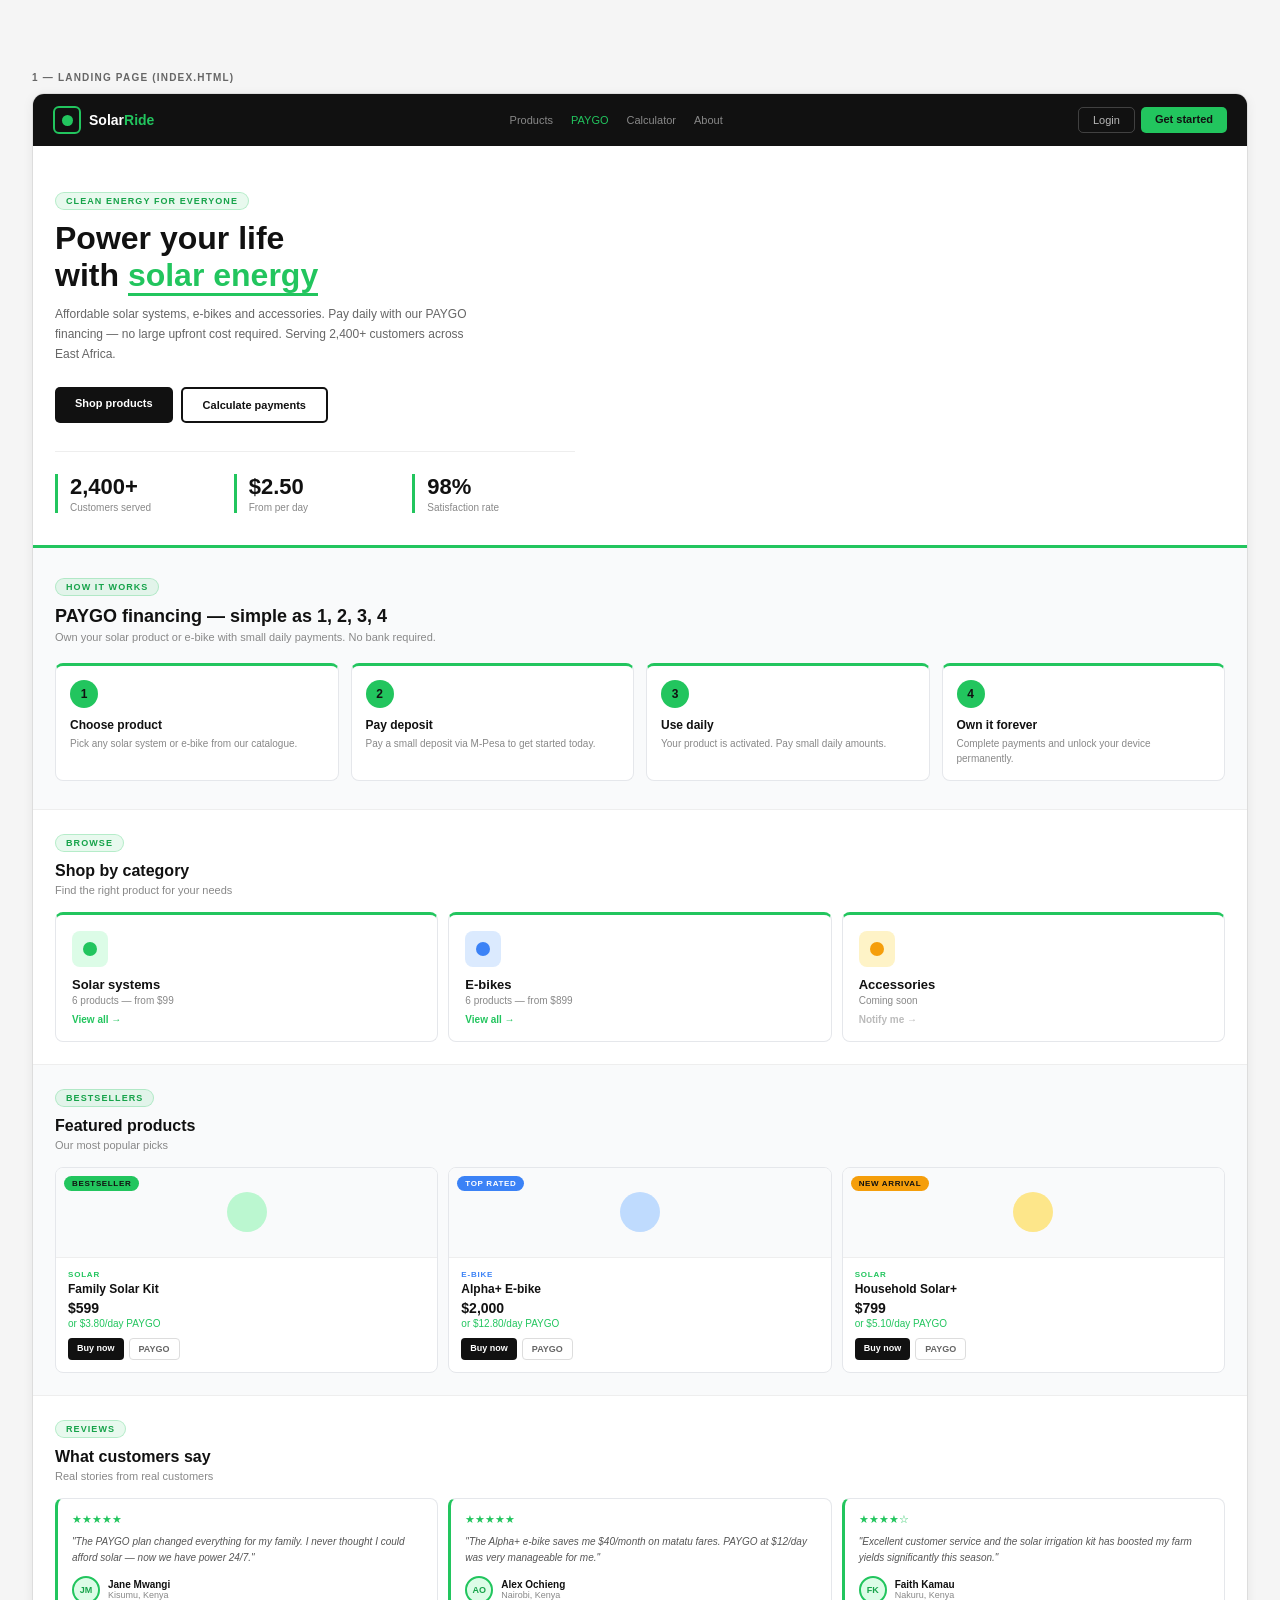
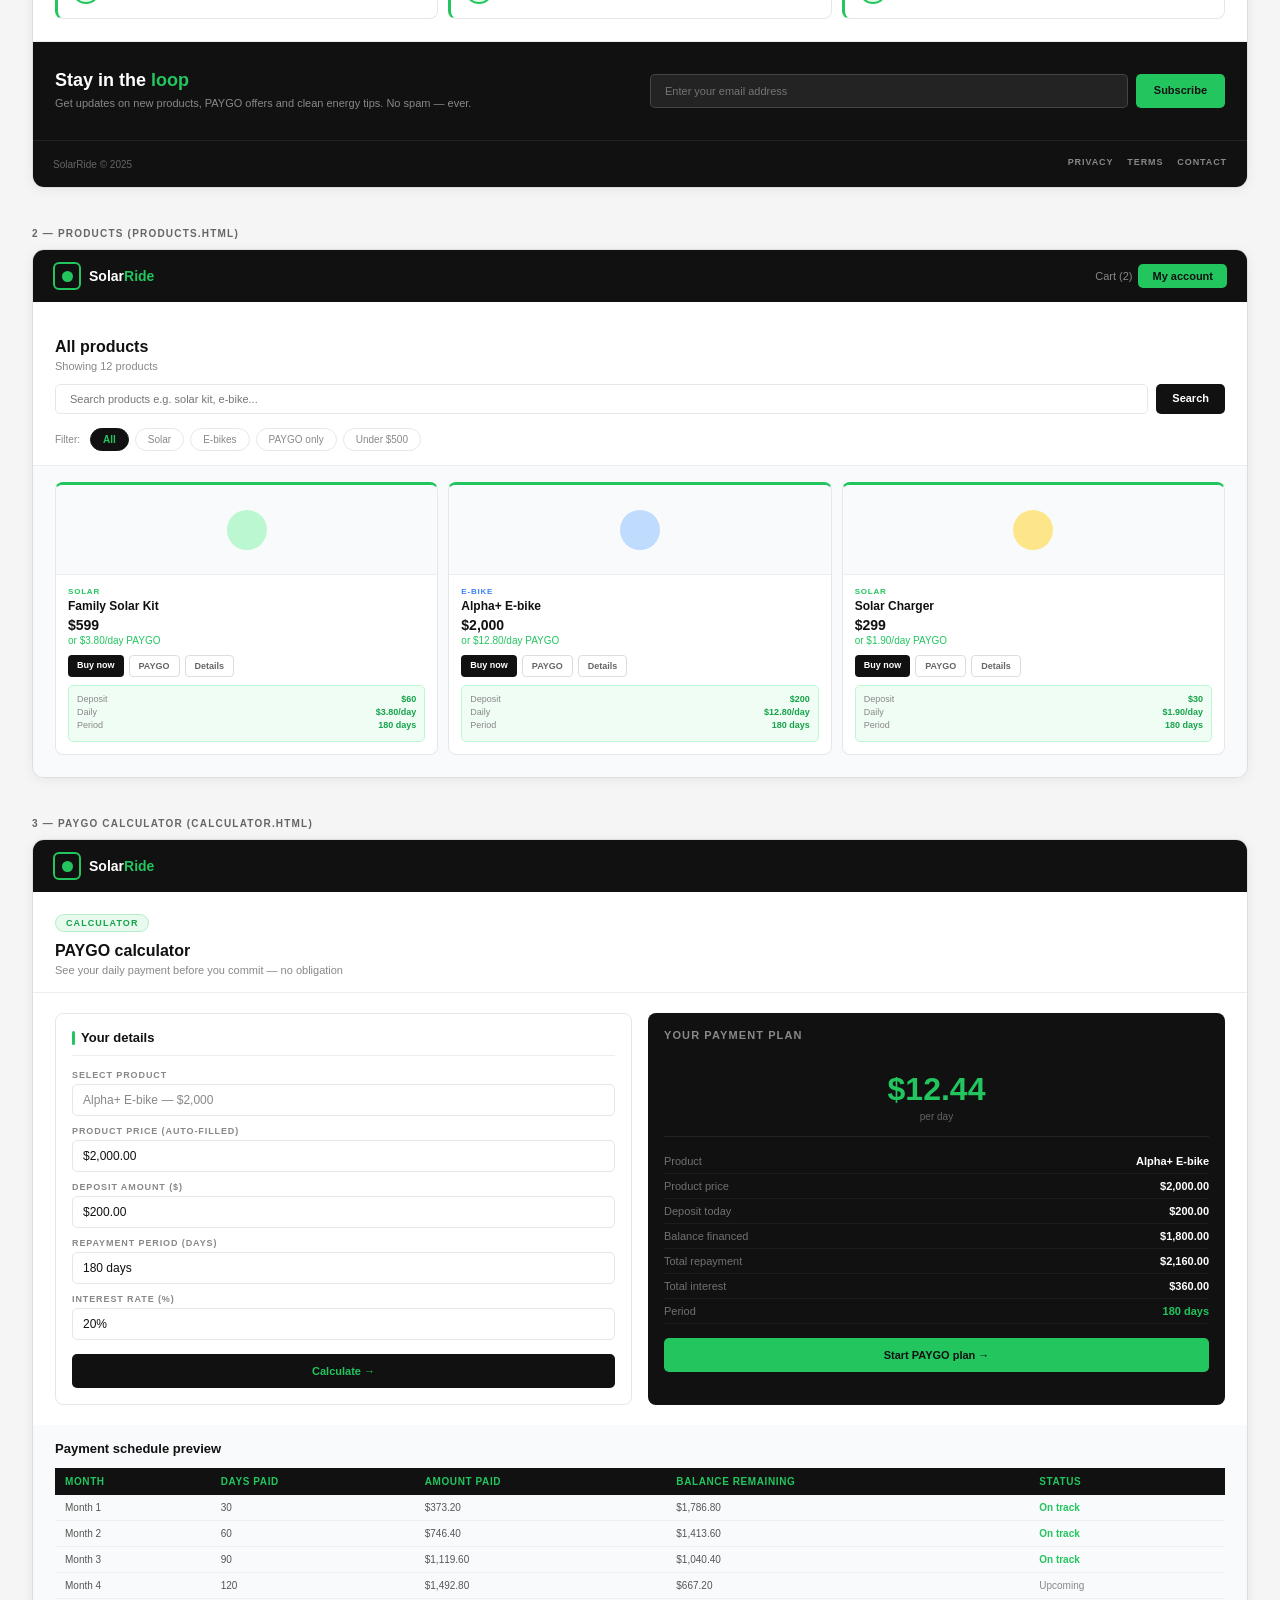
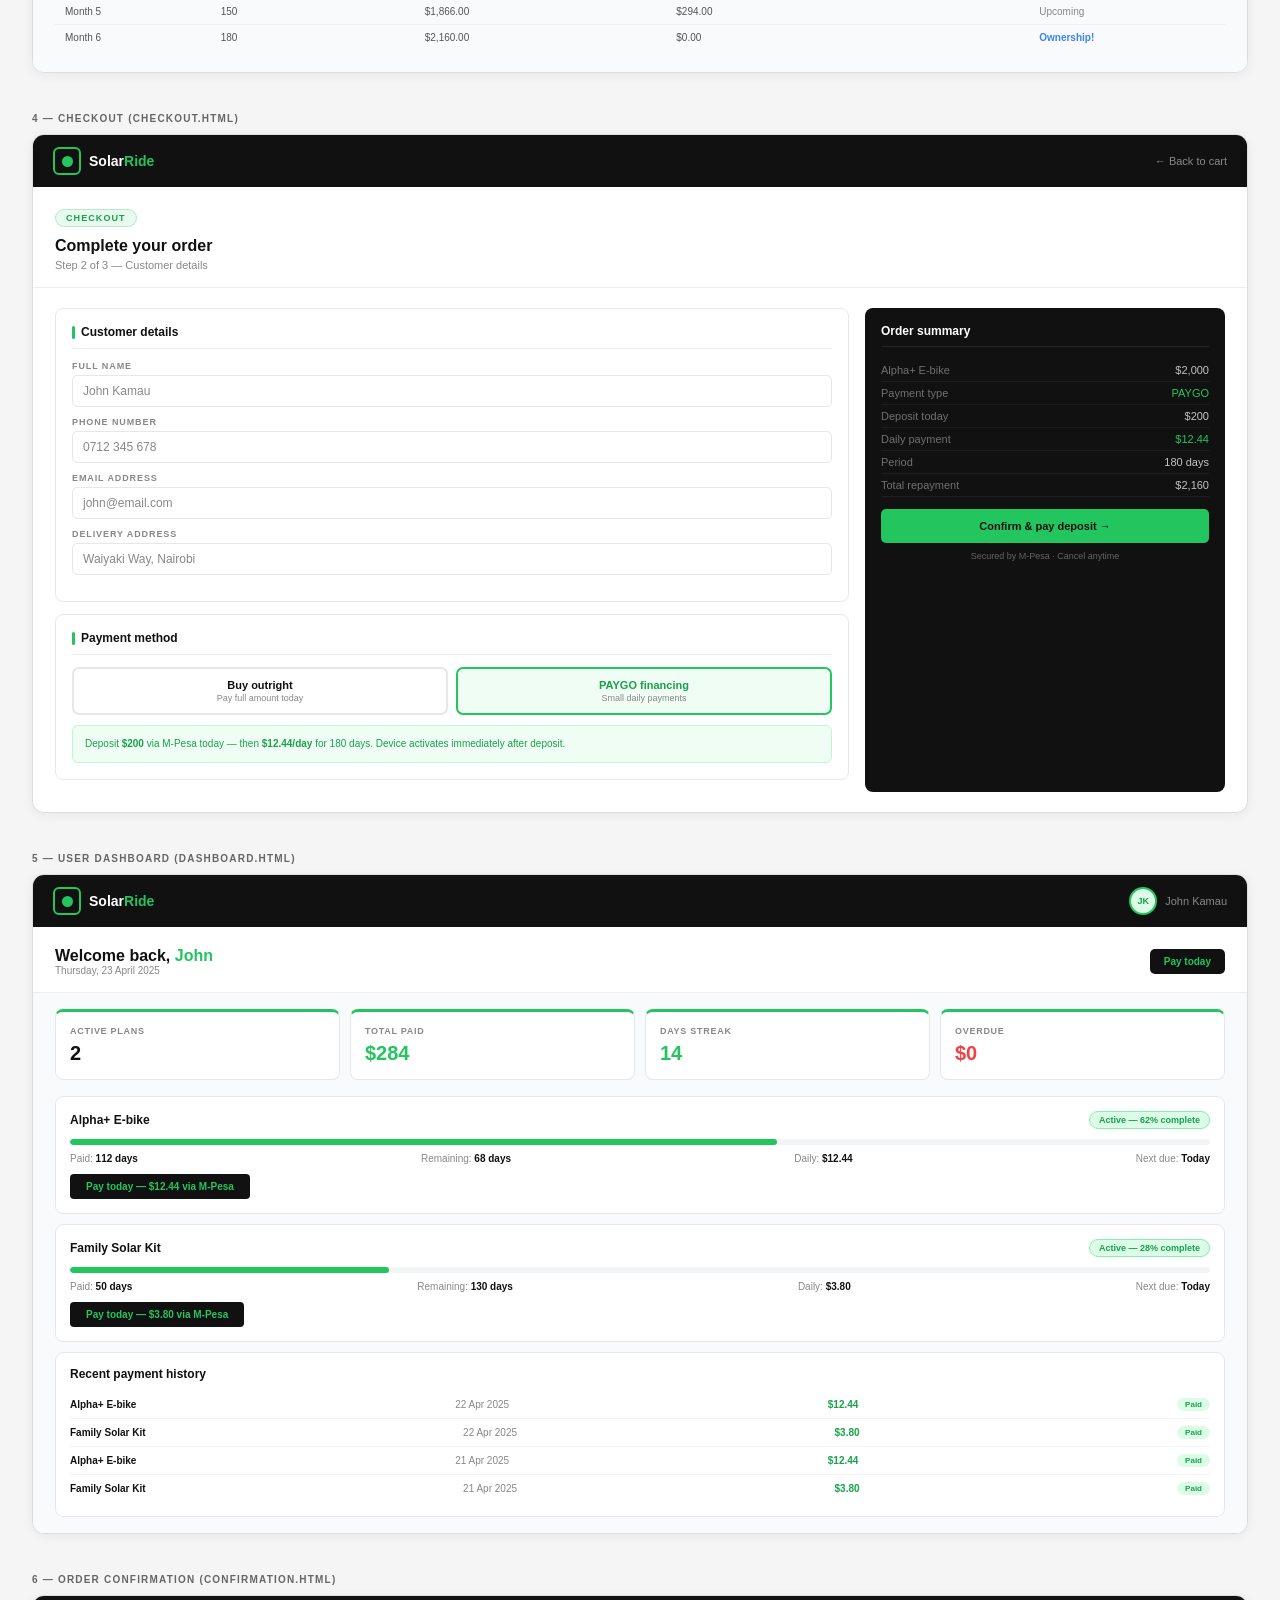
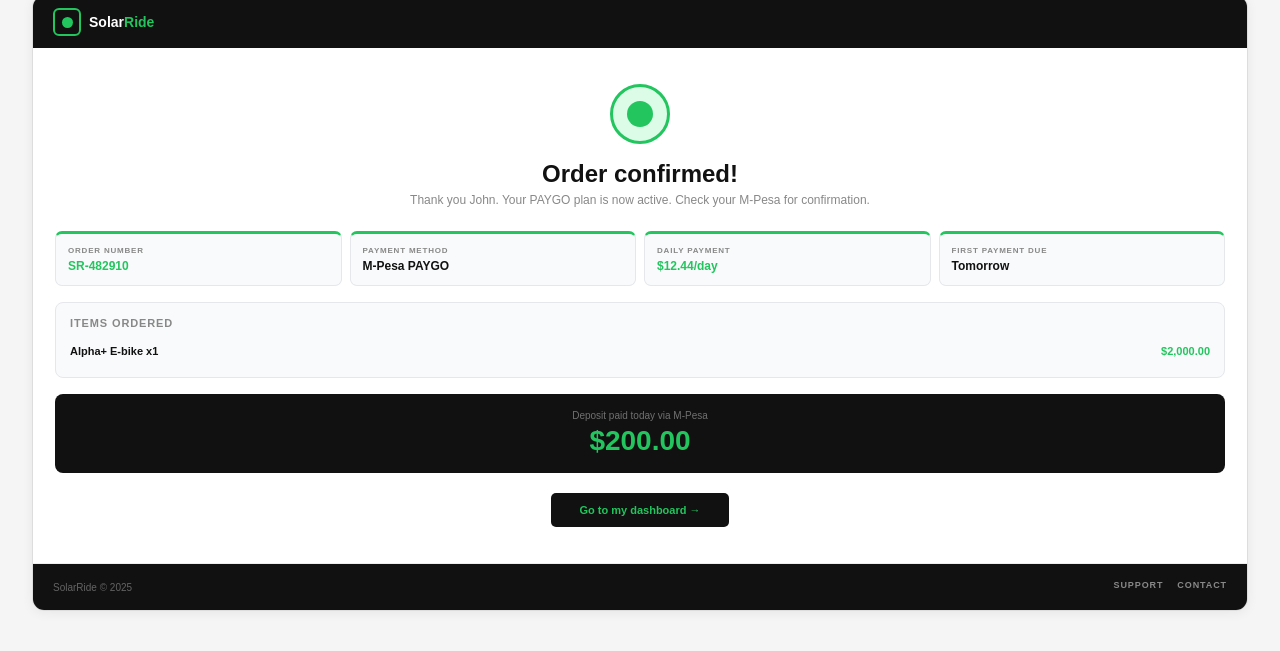
<file: design.html>
<!DOCTYPE html>
<html lang="en">
<head>
<meta charset="UTF-8">
<meta name="viewport" content="width=device-width, initial-scale=1.0">
<title>SolarRide — Full Design V2</title>
<style>
*{box-sizing:border-box;margin:0;padding:0}
body{font-family:Arial,sans-serif;background:#f5f5f5;padding:2rem;color:#111}
.lbl{font-size:10px;font-weight:700;color:#666;letter-spacing:.12em;text-transform:uppercase;margin-bottom:10px;margin-top:2.5rem}
.frame{border:1px solid #ddd;border-radius:12px;overflow:hidden;background:#fff;margin-bottom:.5rem;box-shadow:0 2px 12px rgba(0,0,0,.06)}

/* ── SHARED ── */
.nav{background:#111;padding:0 20px;height:52px;display:flex;align-items:center;justify-content:space-between}
.nb{display:flex;align-items:center;gap:8px}
.lb{width:28px;height:28px;border-radius:6px;border:2px solid #22c55e;display:flex;align-items:center;justify-content:center}
.ld{width:11px;height:11px;background:#22c55e;border-radius:50%}
.bt{font-size:14px;font-weight:700;color:#fff}.bt span{color:#22c55e}
.nl2{display:flex;gap:18px}
.nk{font-size:11px;color:rgba(255,255,255,.5)}.nk.a{color:#22c55e}
.nc{background:#22c55e;color:#111;font-size:11px;font-weight:700;padding:6px 14px;border-radius:5px}
.ng{border:1px solid rgba(255,255,255,.2);color:rgba(255,255,255,.7);font-size:11px;padding:6px 14px;border-radius:5px}
.foot{background:#111;padding:16px 20px;display:flex;justify-content:space-between;align-items:center}
.fb{font-size:10px;color:rgba(255,255,255,.35)}
.fls{display:flex;gap:14px}.fl{font-size:9px;color:rgba(255,255,255,.2)}
.sec-tag{display:inline-block;background:rgba(34,197,94,.1);color:#16a34a;border:1px solid rgba(34,197,94,.25);font-size:9px;font-weight:700;letter-spacing:.12em;text-transform:uppercase;padding:3px 10px;border-radius:20px;margin-bottom:10px}
.divider{height:3px;background:#22c55e;width:40px;margin-bottom:12px}

/* ── PAGE 1 — LANDING ── */
.hero{background:#fff;padding:44px 22px 32px;border-bottom:3px solid #22c55e}
.hero-inner{max-width:520px}
.hero h1{font-size:32px;font-weight:700;color:#111;line-height:1.15;margin-bottom:10px}
.hero h1 em{color:#22c55e;font-style:normal;border-bottom:3px solid #22c55e}
.hero p{font-size:12px;color:#666;margin-bottom:22px;line-height:1.7;max-width:420px}
.hbtns{display:flex;gap:8px;margin-bottom:28px}
.bg{background:#111;color:#fff;font-size:11px;font-weight:700;padding:10px 20px;border-radius:5px}
.bo{border:2px solid #111;color:#111;font-size:11px;font-weight:700;padding:10px 20px;border-radius:5px;background:#fff}
.stats{display:grid;grid-template-columns:repeat(3,1fr);gap:16px;padding-top:22px;border-top:1px solid #eee}
.stat{border-left:3px solid #22c55e;padding-left:12px}
.sv{font-size:22px;font-weight:700;color:#111}.sl{font-size:10px;color:#888;margin-top:2px}

/* HOW PAYGO WORKS */
.paygo-how{padding:28px 22px;background:#f9fafb;border-bottom:1px solid #eee}
.ph-title{font-size:18px;font-weight:700;color:#111;margin-bottom:4px}
.ph-sub{font-size:11px;color:#888;margin-bottom:20px}
.steps{display:grid;grid-template-columns:repeat(4,1fr);gap:12px}
.step{background:#fff;border:1px solid #e5e7eb;border-top:3px solid #22c55e;border-radius:8px;padding:14px}
.step-num{width:28px;height:28px;background:#22c55e;color:#111;border-radius:50%;display:flex;align-items:center;justify-content:center;font-size:12px;font-weight:700;margin-bottom:10px}
.step-title{font-size:12px;font-weight:700;color:#111;margin-bottom:4px}
.step-desc{font-size:10px;color:#888;line-height:1.5}

/* CATEGORIES */
.cats{padding:22px;background:#fff;border-bottom:1px solid #eee}
.cat-grid{display:grid;grid-template-columns:repeat(3,1fr);gap:10px}
.cat{border:1px solid #e5e7eb;border-top:3px solid #22c55e;border-radius:8px;padding:16px}
.cat-ic{width:36px;height:36px;border-radius:8px;margin-bottom:10px;display:flex;align-items:center;justify-content:center}
.cat-ic.g{background:#dcfce7}.cat-ic.b{background:#dbeafe}.cat-ic.a{background:#fef3c7}
.cat-dot{width:14px;height:14px;border-radius:50%}
.cat-dot.g{background:#22c55e}.cat-dot.b{background:#3b82f6}.cat-dot.a{background:#f59e0b}
.cat-n{font-size:13px;font-weight:700;color:#111;margin-bottom:3px}
.cat-c{font-size:10px;color:#888;margin-bottom:8px}
.cat-link{font-size:10px;font-weight:700;color:#22c55e}

/* FEATURED */
.featured{padding:22px;background:#f9fafb;border-bottom:1px solid #eee}
.feat-grid{display:grid;grid-template-columns:repeat(3,1fr);gap:10px}
.feat-card{background:#fff;border:1px solid #e5e7eb;border-radius:8px;overflow:hidden;position:relative}
.feat-badge{position:absolute;top:8px;left:8px;background:#22c55e;color:#111;font-size:8px;font-weight:700;padding:3px 8px;border-radius:20px;letter-spacing:.08em;text-transform:uppercase}
.feat-img{height:90px;background:#f9fafb;display:flex;align-items:center;justify-content:center;border-bottom:1px solid #eee}
.feat-dot{width:40px;height:40px;border-radius:50%}
.feat-dot.g{background:#bbf7d0}.feat-dot.b{background:#bfdbfe}.feat-dot.a{background:#fde68a}
.feat-body{padding:12px}
.feat-cat{font-size:8px;font-weight:700;color:#22c55e;letter-spacing:.1em;text-transform:uppercase;margin-bottom:3px}
.feat-cat.b{color:#3b82f6}
.feat-n{font-size:12px;font-weight:700;color:#111;margin-bottom:4px}
.feat-price{font-size:14px;font-weight:700;color:#111;margin-bottom:2px}
.feat-paygo{font-size:10px;color:#22c55e;margin-bottom:9px}
.feat-btns{display:flex;gap:5px}
.fbb{font-size:9px;font-weight:700;padding:5px 9px;border-radius:4px}
.fbb.p{background:#111;color:#fff}.fbb.s{border:1px solid #ddd;color:#666}

/* TESTIMONIALS */
.testi{padding:22px;background:#fff;border-bottom:1px solid #eee}
.testi-grid{display:grid;grid-template-columns:repeat(3,1fr);gap:10px}
.tcard{border:1px solid #e5e7eb;border-radius:8px;padding:14px;border-left:3px solid #22c55e}
.tcard-stars{font-size:11px;color:#22c55e;margin-bottom:8px}
.tcard-text{font-size:10px;color:#555;line-height:1.6;margin-bottom:10px;font-style:italic}
.tcard-author{display:flex;align-items:center;gap:8px}
.tcard-avatar{width:28px;height:28px;border-radius:50%;background:#dcfce7;border:2px solid #22c55e;display:flex;align-items:center;justify-content:center;font-size:9px;font-weight:700;color:#16a34a}
.tcard-name{font-size:10px;font-weight:700;color:#111}
.tcard-loc{font-size:9px;color:#888}

/* NEWSLETTER */
.newsletter{padding:28px 22px;background:#111;border-bottom:1px solid #222}
.nl-inner{display:grid;grid-template-columns:1fr 1fr;gap:20px;align-items:center}
.nl-title{font-size:18px;font-weight:700;color:#fff;margin-bottom:4px}
.nl-title span{color:#22c55e}
.nl-sub{font-size:11px;color:rgba(255,255,255,.5);line-height:1.6}
.nl-form{display:flex;gap:8px}
.nl-input{flex:1;background:rgba(255,255,255,.08);border:1px solid rgba(255,255,255,.15);color:#fff;padding:10px 14px;border-radius:5px;font-size:11px}
.nl-btn{background:#22c55e;color:#111;font-size:11px;font-weight:700;padding:10px 18px;border-radius:5px;white-space:nowrap}

/* ── PAGE 2 — PRODUCTS ── */
.prod-header{padding:20px 22px 0;background:#fff;border-bottom:1px solid #eee}
.search-bar{display:flex;gap:8px;margin-bottom:14px}
.search-input{flex:1;border:1px solid #e5e7eb;border-radius:5px;padding:8px 14px;font-size:11px;color:#111}
.search-btn{background:#111;color:#fff;font-size:11px;font-weight:700;padding:8px 16px;border-radius:5px}
.filter-row{display:flex;gap:6px;margin-bottom:14px;flex-wrap:wrap;align-items:center}
.filter-label{font-size:10px;color:#888;margin-right:4px}
.pill{font-size:10px;padding:5px 12px;border-radius:20px;border:1px solid #e5e7eb;color:#888}
.pill.ac{background:#111;color:#22c55e;border-color:#111;font-weight:700}
.prod-section{padding:16px 22px 22px;background:#f9fafb}
.prod-grid{display:grid;grid-template-columns:repeat(3,1fr);gap:10px}
.prod-card{background:#fff;border:1px solid #e5e7eb;border-top:3px solid #22c55e;border-radius:8px;overflow:hidden}
.prod-img{height:90px;background:#f9fafb;display:flex;align-items:center;justify-content:center;border-bottom:1px solid #eee;position:relative}
.prod-dot{width:40px;height:40px;border-radius:50%}
.prod-dot.g{background:#bbf7d0}.prod-dot.b{background:#bfdbfe}.prod-dot.a{background:#fde68a}
.prod-body{padding:12px}
.prod-cat{font-size:8px;font-weight:700;color:#22c55e;letter-spacing:.1em;text-transform:uppercase;margin-bottom:3px}
.prod-cat.b{color:#3b82f6}.prod-cat.a{color:#f59e0b}
.prod-n{font-size:12px;font-weight:700;color:#111;margin-bottom:4px}
.prod-price{font-size:14px;font-weight:700;color:#111;margin-bottom:2px}
.prod-paygo{font-size:10px;color:#22c55e;margin-bottom:9px}
.prod-btns{display:flex;gap:5px}
.pbb{font-size:9px;font-weight:700;padding:5px 9px;border-radius:4px}
.pbb.p{background:#111;color:#fff}.pbb.s{border:1px solid #ddd;color:#666}
.calc-mini{background:#f0fdf4;border:1px solid #bbf7d0;border-radius:5px;padding:8px;margin-top:8px;display:none}
.calc-mini.show{display:block}
.calc-mini-row{display:flex;justify-content:space-between;font-size:9px;margin-bottom:3px}
.calc-mini-lbl{color:#888}.calc-mini-val{font-weight:700;color:#16a34a}

/* ── PAGE 3 — CALCULATOR ── */
.calc-wrap{display:grid;grid-template-columns:1fr 1fr;gap:16px;padding:20px 22px}
.calc-form{background:#fff;border:1px solid #e5e7eb;border-radius:8px;padding:16px}
.cf-title{font-size:13px;font-weight:700;color:#111;margin-bottom:14px;padding-bottom:10px;border-bottom:1px solid #eee;display:flex;align-items:center;gap:6px}
.cf-title::before{content:'';width:3px;height:14px;background:#22c55e;border-radius:2px;display:block}
.fl{font-size:9px;color:#888;text-transform:uppercase;letter-spacing:.1em;margin-bottom:4px;font-weight:700}
.fi{width:100%;border:1px solid #e5e7eb;border-radius:5px;padding:8px 10px;font-size:12px;color:#111;margin-bottom:10px;background:#fff}
.fi:focus{outline:none;border-color:#22c55e}
.calc-results{background:#111;border-radius:8px;padding:16px;display:flex;flex-direction:column}
.cr-title{font-size:11px;font-weight:700;color:rgba(255,255,255,.5);margin-bottom:14px;text-transform:uppercase;letter-spacing:.1em}
.daily-big{text-align:center;padding:16px 0 14px;border-bottom:1px solid rgba(255,255,255,.08);margin-bottom:12px}
.dv{font-size:32px;font-weight:700;color:#22c55e}.dl{font-size:10px;color:rgba(255,255,255,.35);margin-top:3px}
.rr{display:flex;justify-content:space-between;padding:6px 0;border-bottom:1px solid rgba(255,255,255,.05)}
.rr:last-of-type{border-bottom:none}
.rl{font-size:11px;color:rgba(255,255,255,.4)}.rv{font-size:11px;color:#fff;font-weight:700}
.rv.g{color:#22c55e}
.cbtn{margin-top:14px;background:#22c55e;color:#111;font-size:11px;font-weight:700;padding:11px;border-radius:5px;text-align:center}
.schedule{padding:16px 22px 22px;background:#f9fafb}
.sched-title{font-size:13px;font-weight:700;color:#111;margin-bottom:12px}
.sched-table{width:100%;border-collapse:collapse;font-size:10px}
.sched-table th{background:#111;color:#22c55e;padding:8px 10px;text-align:left;font-weight:700;letter-spacing:.06em;text-transform:uppercase}
.sched-table td{padding:7px 10px;border-bottom:1px solid #eee;color:#555}
.sched-table tr:last-child td{border-bottom:none}
.sched-table tr:nth-child(even) td{background:#f9fafb}

/* ── PAGE 4 — CHECKOUT ── */
.checkout-wrap{display:grid;grid-template-columns:1fr 360px;gap:16px;padding:20px 22px}
.form-sec{background:#fff;border:1px solid #e5e7eb;border-radius:8px;padding:16px;margin-bottom:12px}
.fst{font-size:12px;font-weight:700;color:#111;margin-bottom:12px;padding-bottom:9px;border-bottom:1px solid #eee;display:flex;align-items:center;gap:6px}
.fst::before{content:'';width:3px;height:13px;background:#22c55e;border-radius:2px;display:block}
.pay-opts{display:flex;gap:8px;margin-bottom:10px}
.poo{flex:1;border:2px solid #e5e7eb;border-radius:7px;padding:10px;text-align:center;cursor:pointer}
.poo.ac{border-color:#22c55e;background:#f0fdf4}
.pon{font-size:11px;font-weight:700;color:#111;margin-bottom:2px}
.poo.ac .pon{color:#16a34a}
.pos{font-size:9px;color:#888}
.paygo-note{background:#f0fdf4;border:1px solid #bbf7d0;border-radius:6px;padding:10px 12px;font-size:10px;color:#16a34a;line-height:1.6}
.ord-panel{background:#111;border-radius:8px;padding:16px;position:sticky;top:20px}
.ot{font-size:12px;font-weight:700;color:#fff;margin-bottom:12px;padding-bottom:8px;border-bottom:1px solid rgba(255,255,255,.08)}
.or{display:flex;justify-content:space-between;padding:5px 0;border-bottom:1px solid rgba(255,255,255,.05);font-size:11px}
.or:last-of-type{border-bottom:none;font-weight:700;font-size:12px;margin-top:4px}
.ol{color:rgba(255,255,255,.4)}.ov{color:rgba(255,255,255,.75)}.ov.g{color:#22c55e}
.pb3{margin-top:12px;background:#22c55e;color:#111;font-size:11px;font-weight:700;padding:11px;border-radius:5px;text-align:center}

/* ── PAGE 5 — DASHBOARD ── */
.dash-header{padding:20px 22px 16px;background:#fff;border-bottom:1px solid #eee;display:flex;justify-content:space-between;align-items:center}
.dash-welcome{font-size:16px;font-weight:700;color:#111}
.dash-welcome span{color:#22c55e}
.dash-date{font-size:10px;color:#888}
.dash-body{padding:16px 22px;background:#f9fafb}
.metrics{display:grid;grid-template-columns:repeat(4,1fr);gap:10px;margin-bottom:16px}
.metric{background:#fff;border:1px solid #e5e7eb;border-top:3px solid #22c55e;border-radius:8px;padding:14px}
.ml{font-size:9px;color:#888;text-transform:uppercase;letter-spacing:.08em;margin-bottom:6px;font-weight:700}
.mv{font-size:20px;font-weight:700;color:#111}.mv.g{color:#22c55e}.mv.r{color:#ef4444}
.plan{background:#fff;border:1px solid #e5e7eb;border-radius:8px;padding:14px;margin-bottom:10px}
.ph{display:flex;justify-content:space-between;align-items:center;margin-bottom:10px}
.pln{font-size:12px;font-weight:700;color:#111}
.pbg{font-size:9px;background:#dcfce7;color:#16a34a;border:1px solid #86efac;padding:3px 9px;border-radius:20px;font-weight:700}
.pbg.late{background:#fee2e2;color:#dc2626;border-color:#fca5a5}
.pr{height:6px;background:#f3f4f6;border-radius:3px;margin-bottom:8px;overflow:hidden}
.pf{height:100%;background:#22c55e;border-radius:3px}
.pf.late{background:#ef4444}
.pd{display:flex;justify-content:space-between;margin-bottom:10px}
.pdt{font-size:10px;color:#888}.pdt span{color:#111;font-weight:700}
.paybtn{background:#111;color:#22c55e;font-size:10px;font-weight:700;padding:7px 16px;border-radius:4px;display:inline-block}
.hist{background:#fff;border:1px solid #e5e7eb;border-radius:8px;padding:14px}
.hist-title{font-size:12px;font-weight:700;color:#111;margin-bottom:10px}
.hist-row{display:flex;justify-content:space-between;align-items:center;padding:7px 0;border-bottom:1px solid #f3f4f6;font-size:10px}
.hist-row:last-child{border-bottom:none}
.hist-prod{color:#111;font-weight:700}.hist-date{color:#888}.hist-amt{color:#16a34a;font-weight:700}
.hist-status{font-size:8px;background:#dcfce7;color:#16a34a;padding:2px 8px;border-radius:20px;font-weight:700}

/* ── PAGE 6 — CONFIRMATION ── */
.confirm-bg{background:#fff;padding:36px 22px;text-align:center;border-bottom:1px solid #eee}
.cion{width:60px;height:60px;border-radius:50%;background:#dcfce7;border:3px solid #22c55e;display:flex;align-items:center;justify-content:center;margin:0 auto 16px}
.cck{width:26px;height:26px;background:#22c55e;border-radius:50%}
.ctit{font-size:24px;font-weight:700;color:#111;margin-bottom:5px}
.csub{font-size:12px;color:#888;margin-bottom:24px}
.cm{display:grid;grid-template-columns:repeat(4,1fr);gap:8px;margin-bottom:16px;text-align:left}
.cmc{background:#f9fafb;border:1px solid #e5e7eb;border-top:3px solid #22c55e;border-radius:7px;padding:12px}
.cml{font-size:8px;color:#888;text-transform:uppercase;letter-spacing:.1em;margin-bottom:4px;font-weight:700}
.cmv{font-size:12px;font-weight:700;color:#111}.cmv.g{color:#22c55e}
.items-box{background:#f9fafb;border:1px solid #e5e7eb;border-radius:8px;padding:14px;margin-bottom:16px;text-align:left}
.items-title{font-size:11px;font-weight:700;color:#888;text-transform:uppercase;letter-spacing:.08em;margin-bottom:10px}
.item-row{display:flex;justify-content:space-between;padding:6px 0;border-bottom:1px solid #eee;font-size:11px}
.item-row:last-child{border-bottom:none}
.item-n{color:#111;font-weight:700}.item-p{color:#22c55e;font-weight:700}
.total-box{background:#111;border-radius:8px;padding:16px;margin-bottom:20px}
.total-lbl{font-size:10px;color:rgba(255,255,255,.4);margin-bottom:4px}
.total-amt{font-size:28px;font-weight:700;color:#22c55e}
.cbt{background:#111;color:#22c55e;font-size:11px;font-weight:700;padding:11px 28px;border-radius:5px;display:inline-block}
</style>
</head>
<body>

<!-- ══════════════════════════════════════════ -->
<p class="lbl">1 — Landing page (index.html)</p>
<div class="frame">
  <div class="nav">
    <div class="nb"><div class="lb"><div class="ld"></div></div><span class="bt">Solar<span>Ride</span></span></div>
    <div class="nl2"><span class="nk">Products</span><span class="nk a">PAYGO</span><span class="nk">Calculator</span><span class="nk">About</span></div>
    <div style="display:flex;gap:6px"><span class="ng">Login</span><span class="nc">Get started</span></div>
  </div>

  <!-- Hero -->
  <div class="hero">
    <div class="hero-inner">
      <div class="sec-tag">Clean energy for everyone</div>
      <h1>Power your life<br>with <em>solar energy</em></h1>
      <p>Affordable solar systems, e-bikes and accessories. Pay daily with our PAYGO financing — no large upfront cost required. Serving 2,400+ customers across East Africa.</p>
      <div class="hbtns"><span class="bg">Shop products</span><span class="bo">Calculate payments</span></div>
      <div class="stats">
        <div class="stat"><div class="sv">2,400+</div><div class="sl">Customers served</div></div>
        <div class="stat"><div class="sv">$2.50</div><div class="sl">From per day</div></div>
        <div class="stat"><div class="sv">98%</div><div class="sl">Satisfaction rate</div></div>
      </div>
    </div>
  </div>

  <!-- How PAYGO works -->
  <div class="paygo-how">
    <div class="sec-tag">How it works</div>
    <div class="ph-title">PAYGO financing — simple as 1, 2, 3, 4</div>
    <div class="ph-sub">Own your solar product or e-bike with small daily payments. No bank required.</div>
    <div class="steps">
      <div class="step"><div class="step-num">1</div><div class="step-title">Choose product</div><div class="step-desc">Pick any solar system or e-bike from our catalogue.</div></div>
      <div class="step"><div class="step-num">2</div><div class="step-title">Pay deposit</div><div class="step-desc">Pay a small deposit via M-Pesa to get started today.</div></div>
      <div class="step"><div class="step-num">3</div><div class="step-title">Use daily</div><div class="step-desc">Your product is activated. Pay small daily amounts.</div></div>
      <div class="step"><div class="step-num">4</div><div class="step-title">Own it forever</div><div class="step-desc">Complete payments and unlock your device permanently.</div></div>
    </div>
  </div>

  <!-- Categories -->
  <div class="cats">
    <div class="sec-tag">Browse</div>
    <div style="font-size:16px;font-weight:700;color:#111;margin-bottom:4px">Shop by category</div>
    <div style="font-size:11px;color:#888;margin-bottom:16px">Find the right product for your needs</div>
    <div class="cat-grid">
      <div class="cat"><div class="cat-ic g"><div class="cat-dot g"></div></div><div class="cat-n">Solar systems</div><div class="cat-c">6 products — from $99</div><div class="cat-link">View all →</div></div>
      <div class="cat"><div class="cat-ic b"><div class="cat-dot b"></div></div><div class="cat-n">E-bikes</div><div class="cat-c">6 products — from $899</div><div class="cat-link">View all →</div></div>
      <div class="cat"><div class="cat-ic a"><div class="cat-dot a"></div></div><div class="cat-n">Accessories</div><div class="cat-c">Coming soon</div><div class="cat-link" style="color:#bbb">Notify me →</div></div>
    </div>
  </div>

  <!-- Featured products -->
  <div class="featured">
    <div class="sec-tag">Bestsellers</div>
    <div style="font-size:16px;font-weight:700;color:#111;margin-bottom:4px">Featured products</div>
    <div style="font-size:11px;color:#888;margin-bottom:16px">Our most popular picks</div>
    <div class="feat-grid">
      <div class="feat-card"><div class="feat-badge">Bestseller</div><div class="feat-img"><div class="feat-dot g"></div></div><div class="feat-body"><div class="feat-cat">Solar</div><div class="feat-n">Family Solar Kit</div><div class="feat-price">$599</div><div class="feat-paygo">or $3.80/day PAYGO</div><div class="feat-btns"><span class="fbb p">Buy now</span><span class="fbb s">PAYGO</span></div></div></div>
      <div class="feat-card"><div class="feat-badge" style="background:#3b82f6;color:#fff">Top rated</div><div class="feat-img"><div class="feat-dot b"></div></div><div class="feat-body"><div class="feat-cat b">E-bike</div><div class="feat-n">Alpha+ E-bike</div><div class="feat-price">$2,000</div><div class="feat-paygo">or $12.80/day PAYGO</div><div class="feat-btns"><span class="fbb p">Buy now</span><span class="fbb s">PAYGO</span></div></div></div>
      <div class="feat-card"><div class="feat-badge" style="background:#f59e0b;color:#111">New arrival</div><div class="feat-img"><div class="feat-dot a"></div></div><div class="feat-body"><div class="feat-cat">Solar</div><div class="feat-n">Household Solar+</div><div class="feat-price">$799</div><div class="feat-paygo">or $5.10/day PAYGO</div><div class="feat-btns"><span class="fbb p">Buy now</span><span class="fbb s">PAYGO</span></div></div></div>
    </div>
  </div>

  <!-- Testimonials -->
  <div class="testi">
    <div class="sec-tag">Reviews</div>
    <div style="font-size:16px;font-weight:700;color:#111;margin-bottom:4px">What customers say</div>
    <div style="font-size:11px;color:#888;margin-bottom:16px">Real stories from real customers</div>
    <div class="testi-grid">
      <div class="tcard"><div class="tcard-stars">★★★★★</div><div class="tcard-text">"The PAYGO plan changed everything for my family. I never thought I could afford solar — now we have power 24/7."</div><div class="tcard-author"><div class="tcard-avatar">JM</div><div><div class="tcard-name">Jane Mwangi</div><div class="tcard-loc">Kisumu, Kenya</div></div></div></div>
      <div class="tcard"><div class="tcard-stars">★★★★★</div><div class="tcard-text">"The Alpha+ e-bike saves me $40/month on matatu fares. PAYGO at $12/day was very manageable for me."</div><div class="tcard-author"><div class="tcard-avatar">AO</div><div><div class="tcard-name">Alex Ochieng</div><div class="tcard-loc">Nairobi, Kenya</div></div></div></div>
      <div class="tcard"><div class="tcard-stars">★★★★☆</div><div class="tcard-text">"Excellent customer service and the solar irrigation kit has boosted my farm yields significantly this season."</div><div class="tcard-author"><div class="tcard-avatar">FK</div><div><div class="tcard-name">Faith Kamau</div><div class="tcard-loc">Nakuru, Kenya</div></div></div></div>
    </div>
  </div>

  <!-- Newsletter -->
  <div class="newsletter">
    <div class="nl-inner">
      <div><div class="nl-title">Stay in the <span>loop</span></div><div class="nl-sub">Get updates on new products, PAYGO offers and clean energy tips. No spam — ever.</div></div>
      <div class="nl-form"><input class="nl-input" placeholder="Enter your email address"><span class="nl-btn">Subscribe</span></div>
    </div>
  </div>
  <div class="foot"><span class="fb">SolarRide &copy; 2025</span><div class="fls"><span class="fl">Privacy</span><span class="fl">Terms</span><span class="fl">Contact</span></div></div>
</div>

<!-- ══════════════════════════════════════════ -->
<p class="lbl">2 — Products (products.html)</p>
<div class="frame">
  <div class="nav">
    <div class="nb"><div class="lb"><div class="ld"></div></div><span class="bt">Solar<span>Ride</span></span></div>
    <div style="display:flex;gap:6px;align-items:center"><span class="nk">Cart (2)</span><span class="nc">My account</span></div>
  </div>
  <div class="prod-header">
    <div style="font-size:16px;font-weight:700;color:#111;margin-bottom:4px;padding-top:16px">All products</div>
    <div style="font-size:11px;color:#888;margin-bottom:12px">Showing 12 products</div>
    <div class="search-bar"><input class="search-input" placeholder="Search products e.g. solar kit, e-bike..."><span class="search-btn">Search</span></div>
    <div class="filter-row"><span class="filter-label">Filter:</span><span class="pill ac">All</span><span class="pill">Solar</span><span class="pill">E-bikes</span><span class="pill">PAYGO only</span><span class="pill">Under $500</span></div>
  </div>
  <div class="prod-section">
    <div class="prod-grid">
      <div class="prod-card"><div class="prod-img"><div class="prod-dot g"></div></div><div class="prod-body"><div class="prod-cat">Solar</div><div class="prod-n">Family Solar Kit</div><div class="prod-price">$599</div><div class="prod-paygo">or $3.80/day PAYGO</div><div class="prod-btns"><span class="pbb p">Buy now</span><span class="pbb s">PAYGO</span><span class="pbb s">Details</span></div><div class="calc-mini show"><div class="calc-mini-row"><span class="calc-mini-lbl">Deposit</span><span class="calc-mini-val">$60</span></div><div class="calc-mini-row"><span class="calc-mini-lbl">Daily</span><span class="calc-mini-val">$3.80/day</span></div><div class="calc-mini-row"><span class="calc-mini-lbl">Period</span><span class="calc-mini-val">180 days</span></div></div></div></div>
      <div class="prod-card"><div class="prod-img"><div class="prod-dot b"></div></div><div class="prod-body"><div class="prod-cat b">E-bike</div><div class="prod-n">Alpha+ E-bike</div><div class="prod-price">$2,000</div><div class="prod-paygo">or $12.80/day PAYGO</div><div class="prod-btns"><span class="pbb p">Buy now</span><span class="pbb s">PAYGO</span><span class="pbb s">Details</span></div><div class="calc-mini show"><div class="calc-mini-row"><span class="calc-mini-lbl">Deposit</span><span class="calc-mini-val">$200</span></div><div class="calc-mini-row"><span class="calc-mini-lbl">Daily</span><span class="calc-mini-val">$12.80/day</span></div><div class="calc-mini-row"><span class="calc-mini-lbl">Period</span><span class="calc-mini-val">180 days</span></div></div></div></div>
      <div class="prod-card"><div class="prod-img"><div class="prod-dot a"></div></div><div class="prod-body"><div class="prod-cat">Solar</div><div class="prod-n">Solar Charger</div><div class="prod-price">$299</div><div class="prod-paygo">or $1.90/day PAYGO</div><div class="prod-btns"><span class="pbb p">Buy now</span><span class="pbb s">PAYGO</span><span class="pbb s">Details</span></div><div class="calc-mini show"><div class="calc-mini-row"><span class="calc-mini-lbl">Deposit</span><span class="calc-mini-val">$30</span></div><div class="calc-mini-row"><span class="calc-mini-lbl">Daily</span><span class="calc-mini-val">$1.90/day</span></div><div class="calc-mini-row"><span class="calc-mini-lbl">Period</span><span class="calc-mini-val">180 days</span></div></div></div></div>
    </div>
  </div>
</div>

<!-- ══════════════════════════════════════════ -->
<p class="lbl">3 — PAYGO calculator (calculator.html)</p>
<div class="frame">
  <div class="nav">
    <div class="nb"><div class="lb"><div class="ld"></div></div><span class="bt">Solar<span>Ride</span></span></div>
  </div>
  <div style="padding:20px 22px 0;background:#fff;border-bottom:1px solid #eee">
    <div class="sec-tag">Calculator</div>
    <div style="font-size:16px;font-weight:700;color:#111;margin-bottom:4px">PAYGO calculator</div>
    <div style="font-size:11px;color:#888;margin-bottom:16px">See your daily payment before you commit — no obligation</div>
  </div>
  <div class="calc-wrap">
    <div class="calc-form">
      <div class="cf-title">Your details</div>
      <div class="fl">Select product</div><div class="fi" style="color:#888">Alpha+ E-bike — $2,000</div>
      <div class="fl">Product price (auto-filled)</div><div class="fi">$2,000.00</div>
      <div class="fl">Deposit amount ($)</div><div class="fi">$200.00</div>
      <div class="fl">Repayment period (days)</div><div class="fi">180 days</div>
      <div class="fl">Interest rate (%)</div><div class="fi">20%</div>
      <div class="cbtn" style="background:#111;color:#22c55e">Calculate →</div>
    </div>
    <div class="calc-results">
      <div class="cr-title">Your payment plan</div>
      <div class="daily-big"><div class="dv">$12.44</div><div class="dl">per day</div></div>
      <div class="rr"><span class="rl">Product</span><span class="rv">Alpha+ E-bike</span></div>
      <div class="rr"><span class="rl">Product price</span><span class="rv">$2,000.00</span></div>
      <div class="rr"><span class="rl">Deposit today</span><span class="rv">$200.00</span></div>
      <div class="rr"><span class="rl">Balance financed</span><span class="rv">$1,800.00</span></div>
      <div class="rr"><span class="rl">Total repayment</span><span class="rv">$2,160.00</span></div>
      <div class="rr"><span class="rl">Total interest</span><span class="rv">$360.00</span></div>
      <div class="rr"><span class="rl">Period</span><span class="rv g">180 days</span></div>
      <div class="cbtn">Start PAYGO plan →</div>
    </div>
  </div>
  <div class="schedule">
    <div class="sched-title">Payment schedule preview</div>
    <table class="sched-table">
      <tr><th>Month</th><th>Days paid</th><th>Amount paid</th><th>Balance remaining</th><th>Status</th></tr>
      <tr><td>Month 1</td><td>30</td><td>$373.20</td><td>$1,786.80</td><td style="color:#22c55e;font-weight:700">On track</td></tr>
      <tr><td>Month 2</td><td>60</td><td>$746.40</td><td>$1,413.60</td><td style="color:#22c55e;font-weight:700">On track</td></tr>
      <tr><td>Month 3</td><td>90</td><td>$1,119.60</td><td>$1,040.40</td><td style="color:#22c55e;font-weight:700">On track</td></tr>
      <tr><td>Month 4</td><td>120</td><td>$1,492.80</td><td>$667.20</td><td style="color:#888">Upcoming</td></tr>
      <tr><td>Month 5</td><td>150</td><td>$1,866.00</td><td>$294.00</td><td style="color:#888">Upcoming</td></tr>
      <tr><td>Month 6</td><td>180</td><td>$2,160.00</td><td>$0.00</td><td style="color:#3b82f6;font-weight:700">Ownership!</td></tr>
    </table>
  </div>
</div>

<!-- ══════════════════════════════════════════ -->
<p class="lbl">4 — Checkout (checkout.html)</p>
<div class="frame">
  <div class="nav">
    <div class="nb"><div class="lb"><div class="ld"></div></div><span class="bt">Solar<span>Ride</span></span></div>
    <span class="nk">← Back to cart</span>
  </div>
  <div style="padding:20px 22px 0;background:#fff;border-bottom:1px solid #eee">
    <div class="sec-tag">Checkout</div>
    <div style="font-size:16px;font-weight:700;color:#111;margin-bottom:4px">Complete your order</div>
    <div style="font-size:11px;color:#888;margin-bottom:16px">Step 2 of 3 — Customer details</div>
  </div>
  <div class="checkout-wrap">
    <div>
      <div class="form-sec">
        <div class="fst">Customer details</div>
        <div class="fl">Full name</div><div class="fi" style="color:#888">John Kamau</div>
        <div class="fl">Phone number</div><div class="fi" style="color:#888">0712 345 678</div>
        <div class="fl">Email address</div><div class="fi" style="color:#888">john@email.com</div>
        <div class="fl">Delivery address</div><div class="fi" style="color:#888">Waiyaki Way, Nairobi</div>
      </div>
      <div class="form-sec">
        <div class="fst">Payment method</div>
        <div class="pay-opts">
          <div class="poo"><div class="pon">Buy outright</div><div class="pos">Pay full amount today</div></div>
          <div class="poo ac"><div class="pon">PAYGO financing</div><div class="pos">Small daily payments</div></div>
        </div>
        <div class="paygo-note">Deposit <strong>$200</strong> via M-Pesa today — then <strong>$12.44/day</strong> for 180 days. Device activates immediately after deposit.</div>
      </div>
    </div>
    <div class="ord-panel">
      <div class="ot">Order summary</div>
      <div class="or"><span class="ol">Alpha+ E-bike</span><span class="ov">$2,000</span></div>
      <div class="or"><span class="ol">Payment type</span><span class="ov g">PAYGO</span></div>
      <div class="or"><span class="ol">Deposit today</span><span class="ov">$200</span></div>
      <div class="or"><span class="ol">Daily payment</span><span class="ov g">$12.44</span></div>
      <div class="or"><span class="ol">Period</span><span class="ov">180 days</span></div>
      <div class="or"><span class="ol">Total repayment</span><span class="ov">$2,160</span></div>
      <div class="pb3">Confirm &amp; pay deposit →</div>
      <div style="font-size:9px;color:rgba(255,255,255,.35);margin-top:8px;text-align:center">Secured by M-Pesa · Cancel anytime</div>
    </div>
  </div>
</div>

<!-- ══════════════════════════════════════════ -->
<p class="lbl">5 — User dashboard (dashboard.html)</p>
<div class="frame">
  <div class="nav">
    <div class="nb"><div class="lb"><div class="ld"></div></div><span class="bt">Solar<span>Ride</span></span></div>
    <div style="display:flex;align-items:center;gap:8px">
      <div style="width:28px;height:28px;border-radius:50%;background:#dcfce7;border:2px solid #22c55e;display:flex;align-items:center;justify-content:center;font-size:9px;font-weight:700;color:#16a34a">JK</div>
      <span style="font-size:11px;color:rgba(255,255,255,.5)">John Kamau</span>
    </div>
  </div>
  <div class="dash-header">
    <div><div class="dash-welcome">Welcome back, <span>John</span></div><div class="dash-date">Thursday, 23 April 2025</div></div>
    <span style="background:#111;color:#22c55e;font-size:10px;font-weight:700;padding:7px 14px;border-radius:5px">Pay today</span>
  </div>
  <div class="dash-body">
    <div class="metrics">
      <div class="metric"><div class="ml">Active plans</div><div class="mv">2</div></div>
      <div class="metric"><div class="ml">Total paid</div><div class="mv g">$284</div></div>
      <div class="metric"><div class="ml">Days streak</div><div class="mv g">14</div></div>
      <div class="metric"><div class="ml">Overdue</div><div class="mv r">$0</div></div>
    </div>
    <div class="plan">
      <div class="ph"><div class="pln">Alpha+ E-bike</div><div class="pbg">Active — 62% complete</div></div>
      <div class="pr"><div class="pf" style="width:62%"></div></div>
      <div class="pd">
        <div class="pdt">Paid: <span>112 days</span></div>
        <div class="pdt">Remaining: <span>68 days</span></div>
        <div class="pdt">Daily: <span>$12.44</span></div>
        <div class="pdt">Next due: <span>Today</span></div>
      </div>
      <span class="paybtn">Pay today — $12.44 via M-Pesa</span>
    </div>
    <div class="plan">
      <div class="ph"><div class="pln">Family Solar Kit</div><div class="pbg">Active — 28% complete</div></div>
      <div class="pr"><div class="pf" style="width:28%"></div></div>
      <div class="pd">
        <div class="pdt">Paid: <span>50 days</span></div>
        <div class="pdt">Remaining: <span>130 days</span></div>
        <div class="pdt">Daily: <span>$3.80</span></div>
        <div class="pdt">Next due: <span>Today</span></div>
      </div>
      <span class="paybtn">Pay today — $3.80 via M-Pesa</span>
    </div>
    <div class="hist">
      <div class="hist-title">Recent payment history</div>
      <div class="hist-row"><span class="hist-prod">Alpha+ E-bike</span><span class="hist-date">22 Apr 2025</span><span class="hist-amt">$12.44</span><span class="hist-status">Paid</span></div>
      <div class="hist-row"><span class="hist-prod">Family Solar Kit</span><span class="hist-date">22 Apr 2025</span><span class="hist-amt">$3.80</span><span class="hist-status">Paid</span></div>
      <div class="hist-row"><span class="hist-prod">Alpha+ E-bike</span><span class="hist-date">21 Apr 2025</span><span class="hist-amt">$12.44</span><span class="hist-status">Paid</span></div>
      <div class="hist-row"><span class="hist-prod">Family Solar Kit</span><span class="hist-date">21 Apr 2025</span><span class="hist-amt">$3.80</span><span class="hist-status">Paid</span></div>
    </div>
  </div>
</div>

<!-- ══════════════════════════════════════════ -->
<p class="lbl">6 — Order confirmation (confirmation.html)</p>
<div class="frame">
  <div class="nav">
    <div class="nb"><div class="lb"><div class="ld"></div></div><span class="bt">Solar<span>Ride</span></span></div>
  </div>
  <div class="confirm-bg">
    <div class="cion"><div class="cck"></div></div>
    <div class="ctit">Order confirmed!</div>
    <div class="csub">Thank you John. Your PAYGO plan is now active. Check your M-Pesa for confirmation.</div>
    <div class="cm">
      <div class="cmc"><div class="cml">Order number</div><div class="cmv g">SR-482910</div></div>
      <div class="cmc"><div class="cml">Payment method</div><div class="cmv">M-Pesa PAYGO</div></div>
      <div class="cmc"><div class="cml">Daily payment</div><div class="cmv g">$12.44/day</div></div>
      <div class="cmc"><div class="cml">First payment due</div><div class="cmv">Tomorrow</div></div>
    </div>
    <div class="items-box">
      <div class="items-title">Items ordered</div>
      <div class="item-row"><span class="item-n">Alpha+ E-bike x1</span><span class="item-p">$2,000.00</span></div>
    </div>
    <div class="total-box">
      <div class="total-lbl">Deposit paid today via M-Pesa</div>
      <div class="total-amt">$200.00</div>
    </div>
    <div class="cbt">Go to my dashboard →</div>
  </div>
  <div class="foot"><span class="fb">SolarRide &copy; 2025</span><div class="fls"><span class="fl">Support</span><span class="fl">Contact</span></div></div>
</div>

</body>
</html>
</file>
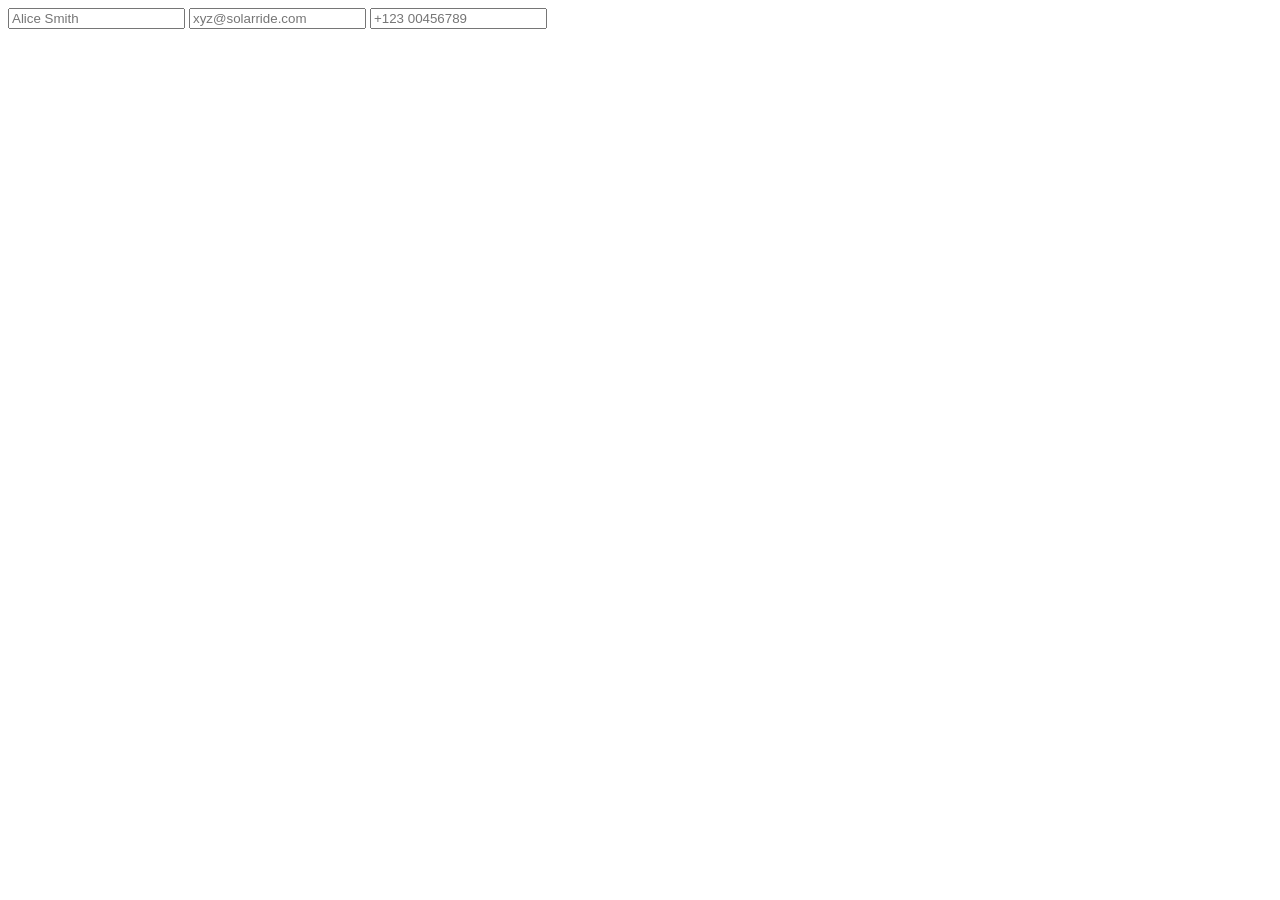
<file: registration.html>
<!DOCTYPE html>
<html lang = "en">
<head>
    <title>Registration Page</title>
</head>
<body>

    <form class = "user-registration">

        <label for = "username"></label>
        <input id = "username" class = "username" type = "text" placeholder = "Alice Smith">

        <label for = "user-email"></label>
        <input id = "user-email" class = "user-email" type = "text" placeholder = "xyz@solarride.com">
        
        <label for = "user-phone"></label>
        <input id = "user-phone" class = "user-phone" type = "number" placeholder = "+123 00456789">
        



    </form>


    <script src = ""></script>
</body>

</html>
</file>
